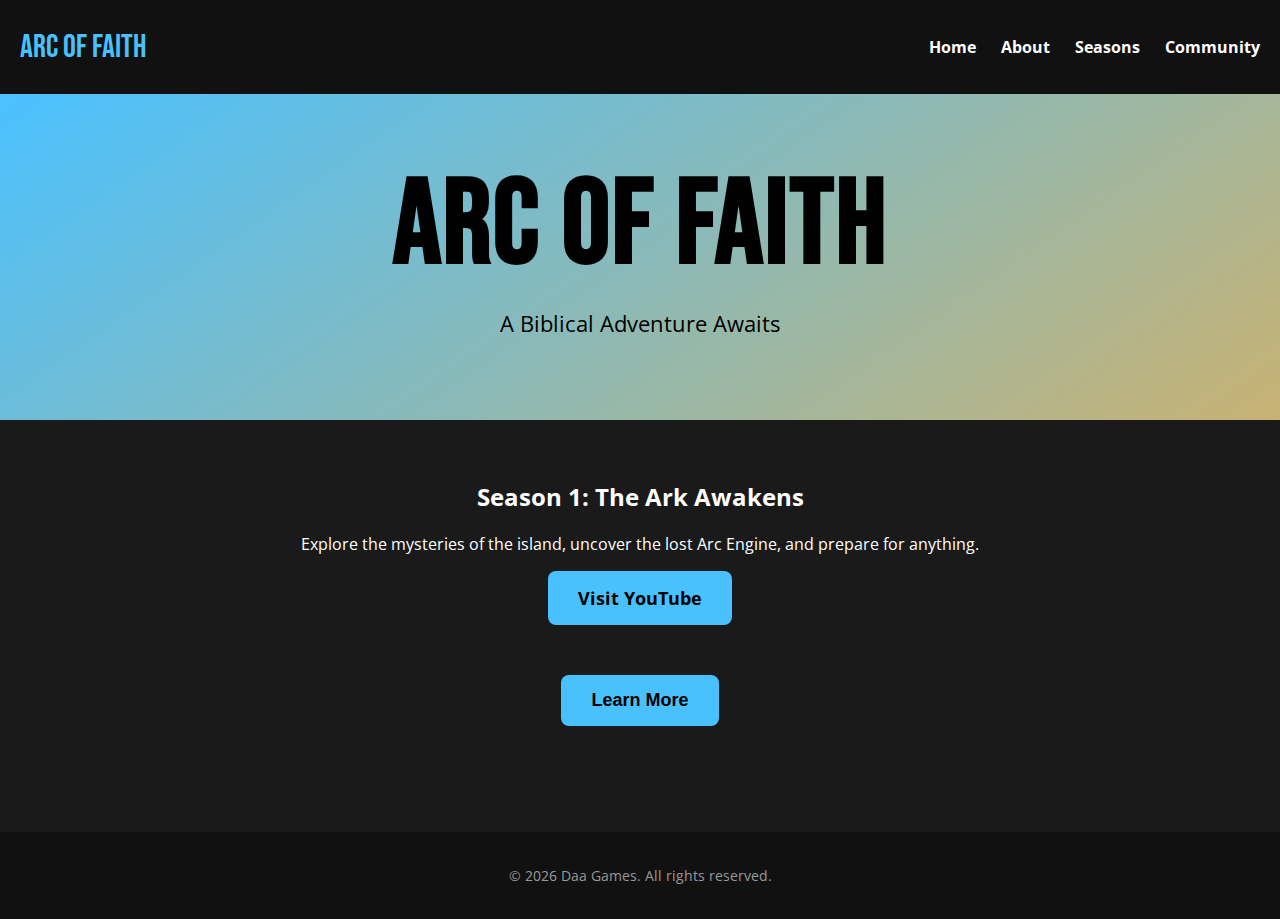
<file: index.html>
<!DOCTYPE html>
<html lang="en">
<head>
  <meta charset="UTF-8" />
  <meta name="viewport" content="width=device-width, initial-scale=1" />
  <title>Arc of Faith</title>
  <link href="https://fonts.googleapis.com/css2?family=Bebas+Neue&family=Open+Sans&display=swap" rel="stylesheet" />
  <link rel="stylesheet" href="styles.css" />
</head>
<body>
  <nav>
    <div class="logo">ARC OF FAITH</div>
    <ul>
      <li><a href="index.html">Home</a></li>
      <li><a href="about.html">About</a></li>
      <li><a href="seasons.html">Seasons</a></li>
      <li><a href="community.html">Community</a></li>
    </ul>
  </nav>

  <header>
    <h1>ARC OF FAITH</h1>
    <p class="tagline">A Biblical Adventure Awaits</p>
  </header>

  <main>
    <section class="section">
      <h2>Season 1: The Ark Awakens</h2>
      <p>Explore the mysteries of the island, uncover the lost Arc Engine, and prepare for anything.</p>
      <a class="btn" href="https://youtube.com/@arc_of_faith?si=Zs90Q6gKz1TTcdXH" target="_blank" rel="noopener noreferrer">Visit YouTube</a>
    </section>

    <section class="section">
      <button class="btn" onclick="toggleLearnMore()">Learn More</button>
      <div id="learnMoreText" class="learn-more-text">Arc of Faith is a fast-paced third-person shooter set in a world touched by the lost Arc Engine. Each season is inspired by a different biblical story and features a race to control the world-altering Arc Engine—a device capable of bending reality itself.</div>
    </section>

  </main>

  <footer>
    <p class="copyright">
      © <span class="year">2025</span> Daa Games. All rights reserved.
    </p>
  </footer>

  <script>
    // Dynamically set the year in the copyright
    document.querySelector('.year').textContent = new Date().getFullYear();
  </script>
</body>
</html>
</file>
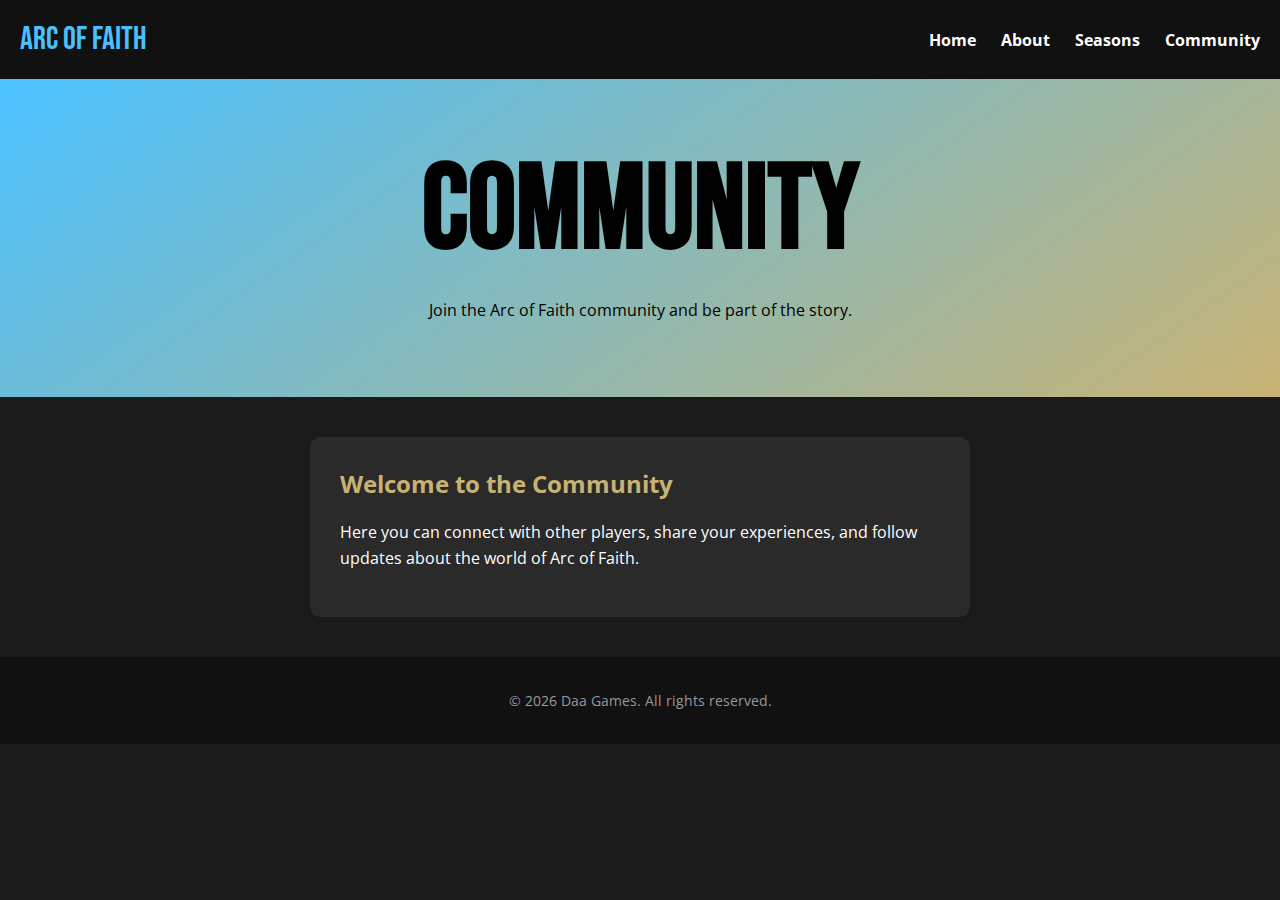
<file: community.html>
<!DOCTYPE html>
<html lang="en">
<head>
  <meta charset="UTF-8" />
  <meta name="viewport" content="width=device-width, initial-scale=1.0"/>
  <title>Arc of Faith | Community</title>
  <link href="https://fonts.googleapis.com/css2?family=Bebas+Neue&family=Open+Sans&display=swap" rel="stylesheet">
  <style>
    * {
      box-sizing: border-box;
    }

    body {
      font-family: 'Open Sans', sans-serif;
      background-color: #1A1A1A;
      color: white;
      margin: 0;
    }

    nav {
      display: flex;
      flex-wrap: wrap;
      justify-content: space-between;
      align-items: center;
      background-color: #111;
      padding: 20px;
    }

    nav .logo {
      font-family: 'Bebas Neue', cursive;
      font-size: 32px;
      color: #4AC1FF;
    }

    nav ul {
      list-style: none;
      display: flex;
      gap: 25px;
      margin: 0;
      padding: 0;
    }

    nav ul li a {
      color: white;
      text-decoration: none;
      font-weight: bold;
      transition: color 0.3s ease;
    }

    nav ul li a:hover {
      color: #C8B273;
    }

    header {
      text-align: center;
      padding: 60px 20px;
      background: linear-gradient(145deg, #4AC1FF, #C8B273);
      color: black;
    }

    h1 {
      font-family: 'Bebas Neue', cursive;
      font-size: 120px;
      margin: 0 0 10px;
    }

    main {
      max-width: 700px;
      margin: 40px auto;
      padding: 0 20px;
    }

    .community-section {
      background-color: #2a2a2a;
      padding: 30px;
      border-radius: 10px;
    }

    .community-section h2 {
      color: #C8B273;
      margin-top: 0;
    }

    .community-section p {
      margin-top: 10px;
      line-height: 1.6;
    }

    footer {
      text-align: center;
      padding: 20px;
      font-size: 14px;
      background-color: #111;
      color: #999;
    }
  </style>
</head>
<body>

  <nav>
    <div class="logo">Arc of Faith</div>
    <ul>
      <li><a href="index.html">Home</a></li>
      <li><a href="about.html">About</a></li>
      <li><a href="seasons.html">Seasons</a></li>
      <li><a href="community.html">Community</a></li>
    </ul>
  </nav>

  <header>
    <h1>Community</h1>
    <p>Join the Arc of Faith community and be part of the story.</p>
  </header>

  <main>
    <div class="community-section">
      <h2>Welcome to the Community</h2>
      <p>Here you can connect with other players, share your experiences, and follow updates about the world of Arc of Faith.</p>
    </div>
  </main>
  
  <footer>
    <p>
      © <span class="year">2025</span> Daa Games. All rights reserved.
    </p>
  </footer>

  <script>
    document.querySelector('.year').textContent = new Date().getFullYear();
  </script>

</body>
</html>
</file>
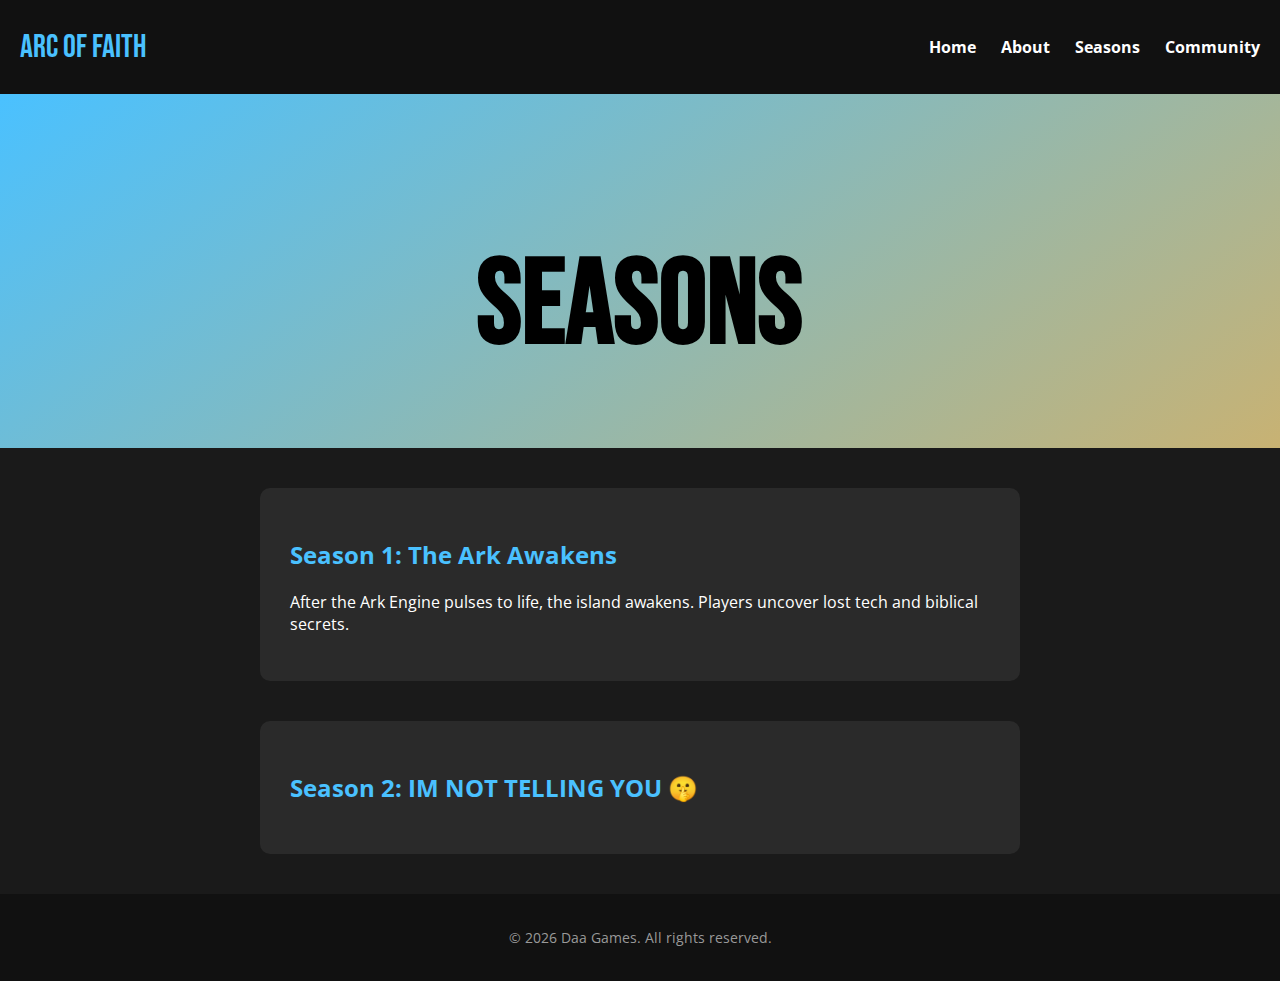
<file: seasons.html>
<!DOCTYPE html>
<html lang="en">
<head>
  <meta charset="UTF-8" />
  <meta name="viewport" content="width=device-width, initial-scale=1.0"/>
  <title>Arc of Faith | Seasons</title>
  <link href="https://fonts.googleapis.com/css2?family=Bebas+Neue&family=Open+Sans&display=swap" rel="stylesheet">
  <style>
    body {
      font-family: 'Open Sans', sans-serif;
      background-color: #1A1A1A;
      color: white;
      margin: 0;
    }

    nav {
      display: flex;
      justify-content: space-between;
      align-items: center;
      background-color: #111;
      padding: 20px;
    }

    nav .logo {
      font-family: 'Bebas Neue', cursive;
      font-size: 32px;
      color: #4AC1FF;
    }

    nav ul {
      list-style: none;
      display: flex;
      gap: 25px;
    }
    
    nav ul li a {
      color: white;
      text-decoration: none;
      font-weight: bold;
      transition: color 0.3s ease;
    }

    nav ul li a:hover {
      color: #C8B273;
    }

    header {
      text-align: center;
      padding: 60px 20px;
      background: linear-gradient(145deg, #4AC1FF, #C8B273);
      color: black;
    }

    h1 {
      font-family: 'Bebas Neue', cursive;
      font-size: 120px;
      margin-bottom: 10px;
    }

    .season {
      max-width: 700px;
      margin: 40px auto;
      background-color: #2a2a2a;
      padding: 30px;
      border-radius: 10px;
    }

    .season h2 {
      color: #4AC1FF;
    }

    footer {
      text-align: center;
      padding: 20px;
      font-size: 14px;
      background-color: #111;
      color: #999;
    }
  </style>
</head>
<body>

  <nav>
    <div class="logo">Arc of Faith</div>
    <ul>
      <li><a href="index.html">Home</a></li>
      <li><a href="about.html">About</a></li>
      <li><a href="seasons.html">Seasons</a></li>
      <li><a href="community.html">Community</a></li>
    </ul>
  </nav>

  <header>
    <h1>Seasons</h1>
  </header>

  <div class="season">
    <h2>Season 1: The Ark Awakens</h2>
    <p>After the Ark Engine pulses to life, the island awakens. Players uncover lost tech and biblical secrets.</p>
  </div>

  <div class="season">
    <h2>Season 2: IM NOT TELLING YOU 🤫</h2>
  </div>

<footer>
    <p class="copyright">
      © <span class="year">2025</span> Daa Games. All rights reserved.
    </p>
  </footer>

  <script>
    // Dynamically set the year in the copyright
    document.querySelector('.year').textContent = new Date().getFullYear();
  </script>

</body>
</html>
</file>
<file: styles.css>
:root {
  --electric-blue: #4AC1FF;
  --antique-gold: #C8B273;
  --obsidian-black: #1A1A1A;
}

body {
  margin: 0;
  font-family: 'Open Sans', sans-serif;
  background-color: var(--obsidian-black);
  color: white;
}

header {
  padding: 60px 20px;
  text-align: center;
  background: linear-gradient(145deg, var(--electric-blue), var(--antique-gold));
  color: #000;
}

h1 {
  font-family: 'Bebas Neue', cursive;
  font-size: 120px; /* 👈 CHANGE HEADER SIZE HERE */
  margin: 0;
  letter-spacing: 2px;
}

p.tagline {
  font-size: 22px;
  margin-top: 10px;
}

main {
  padding: 40px 20px;
  text-align: center;
}

.section {
  margin-bottom: 50px;
}

.btn {
  background-color: var(--electric-blue);
  color: #000;
  border: none;
  padding: 15px 30px;
  font-size: 18px;
  cursor: pointer;
  border-radius: 8px;
  font-weight: bold;
  transition: background-color 0.3s ease;
  text-decoration: none;
  display: inline-block;
}

.btn:hover {
  background-color: var(--antique-gold);
}

.learn-more-text {
  max-height: 0;
  opacity: 0;
  overflow: hidden;
  transition: max-height 0.5s ease, opacity 0.5s ease, padding 0.5s ease;
  margin-top: 16px;
  font-size: 14px;
  background-color: #2a2a2a;
  border-radius: 10px;
  padding: 0 20px;
  max-width: 600px;
  margin-left: auto;
  margin-right: auto;
  color: #ddd;
}

.learn-more-text.visible {
  max-height: 300px;
  opacity: 1;
  padding: 20px;
}

footer {
  padding: 20px;
  text-align: center;
  background-color: #111;
  font-size: 14px;
  color: #999;
}

@media (max-width: 600px) {
  h1 {
    font-size: 75px; /* 👈 CHANGE MOBILE HEADER SIZE HERE */
  }

  .btn {
    padding: 12px 24px;
    font-size: 16px;
  }
}

/* Nav styles example for other pages */
nav {
  display: flex;
  justify-content: space-between;
  align-items: center;
  background-color: #111;
  padding: 20px;
}

nav .logo {
  font-family: 'Bebas Neue', cursive;
  font-size: 32px;
  color: var(--electric-blue);
}

nav ul {
  list-style: none;
  display: flex;
  gap: 25px;
}

nav ul li a {
  color: white;
  text-decoration: none;
  font-weight: bold;
  transition: color 0.3s ease;
}

nav ul li a:hover {
  color: var(--antique-gold);
}

.season {
  max-width: 700px;
  margin: 40px auto;
  background-color: #2a2a2a;
  padding: 30px;
  border-radius: 10px;
}

.season h2 {
  color: var(--electric-blue);
}

.voting {
  background: #111;
  color: white;
  text-align: center;
  padding: 3rem 1rem;
}

.vote-options {
  display: flex;
  justify-content: center;
  gap: 3rem;
  flex-wrap: wrap;
}

.vote-box {
  background: #1a1a1a;
  padding: 1rem;
  border-radius: 16px;
  width: 180px;
  box-shadow: 0 0 10px rgba(0,0,0,0.4);
}

.vote-image {
  width: 100%;
  height: 180px;
  background: red;
  margin-bottom: 1rem;
}

.vote-bar-container {
  width: 20px;
  height: 100px;
  margin: 0 auto;
  border: 2px solid #4ac1ff;
  position: relative;
  margin-top: 0.5rem;
}

.vote-bar {
  background: #4ac1ff;
  position: absolute;
  bottom: 0;
  width: 100%;
  transition: height 0.3s ease;
}
</file>
